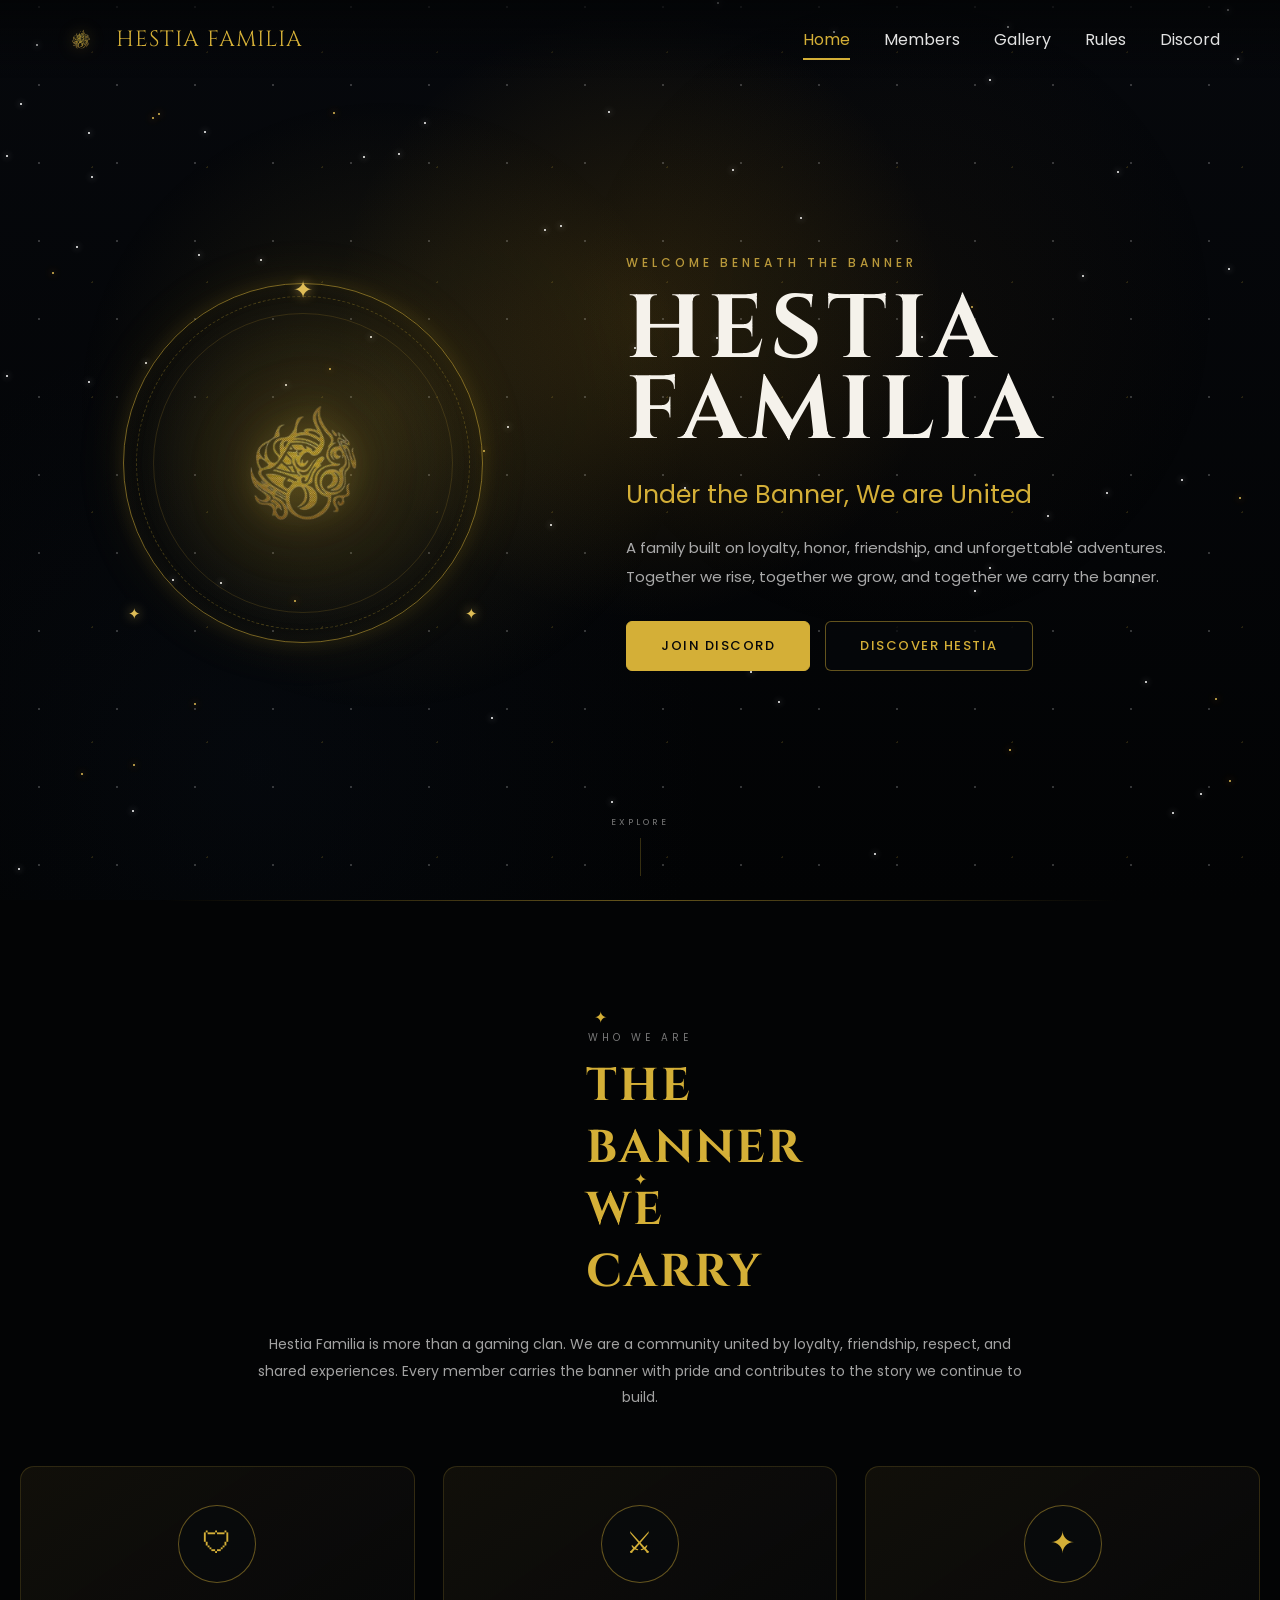
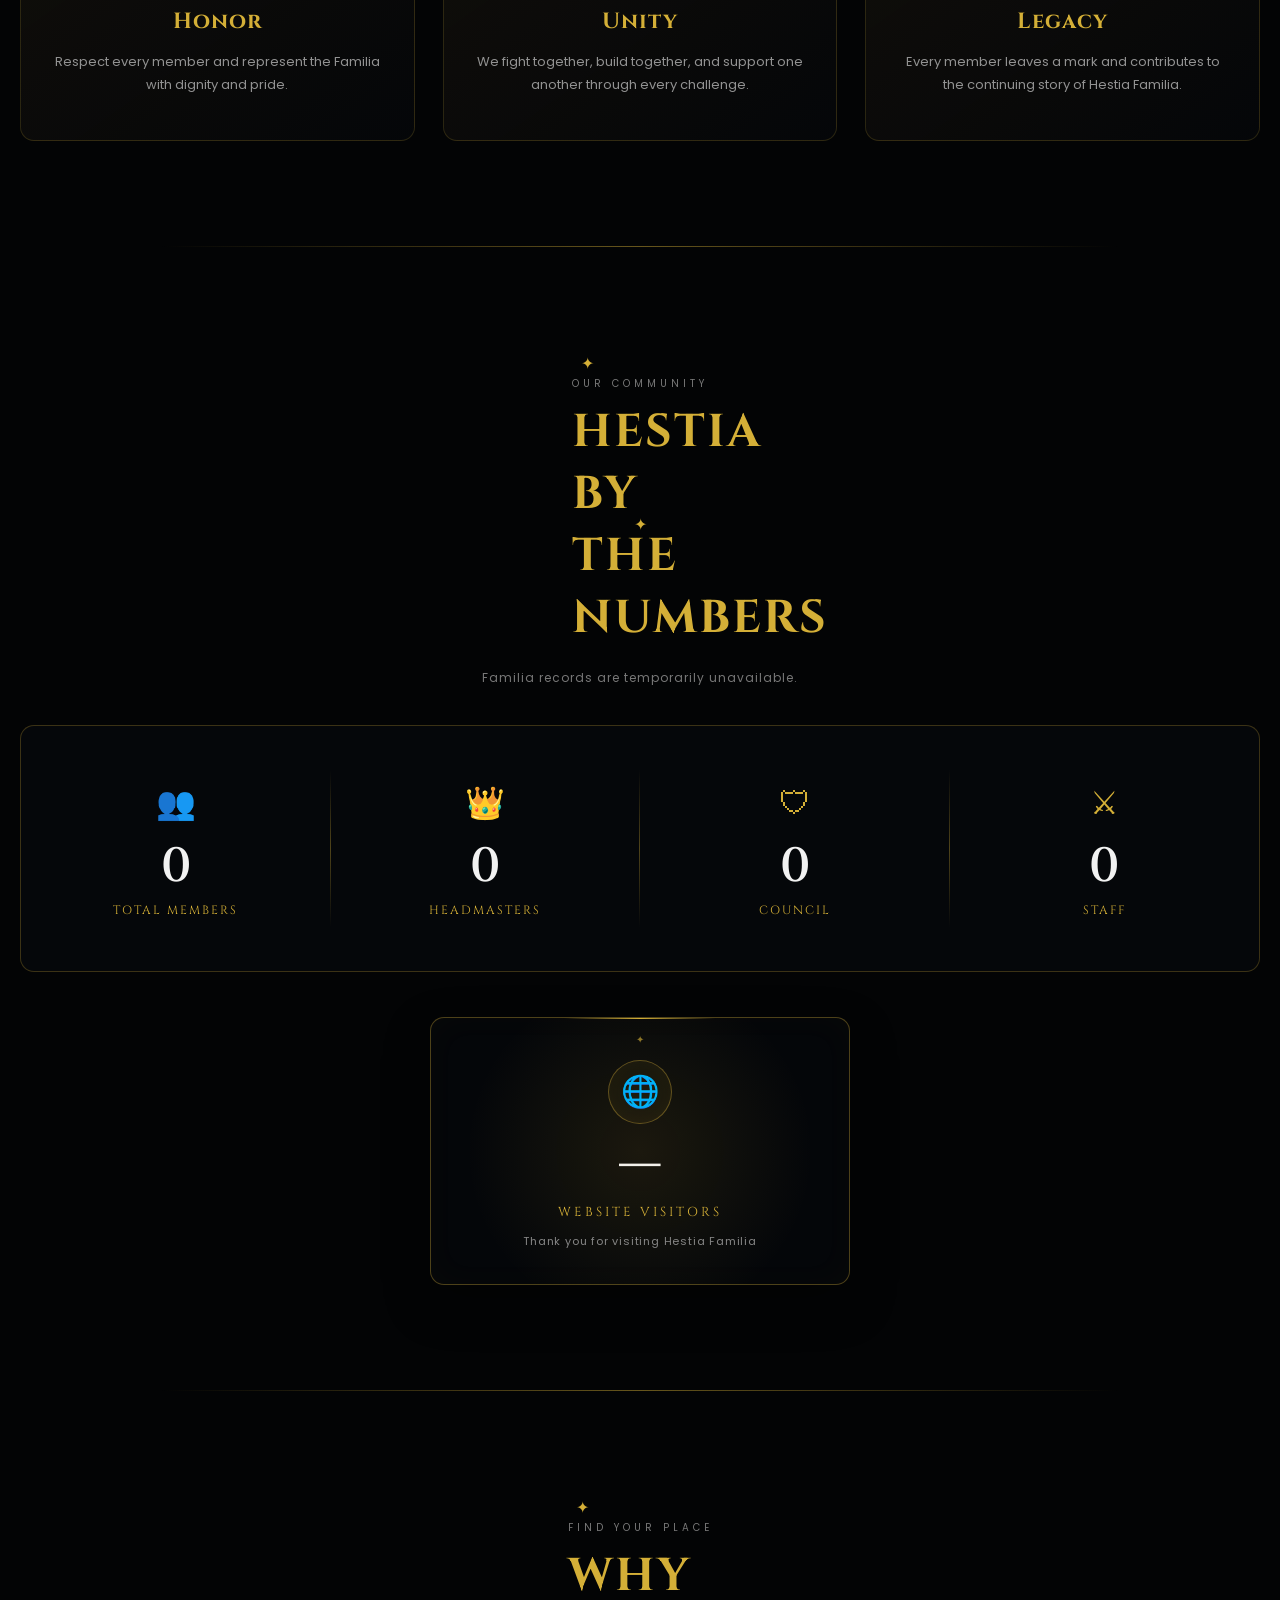
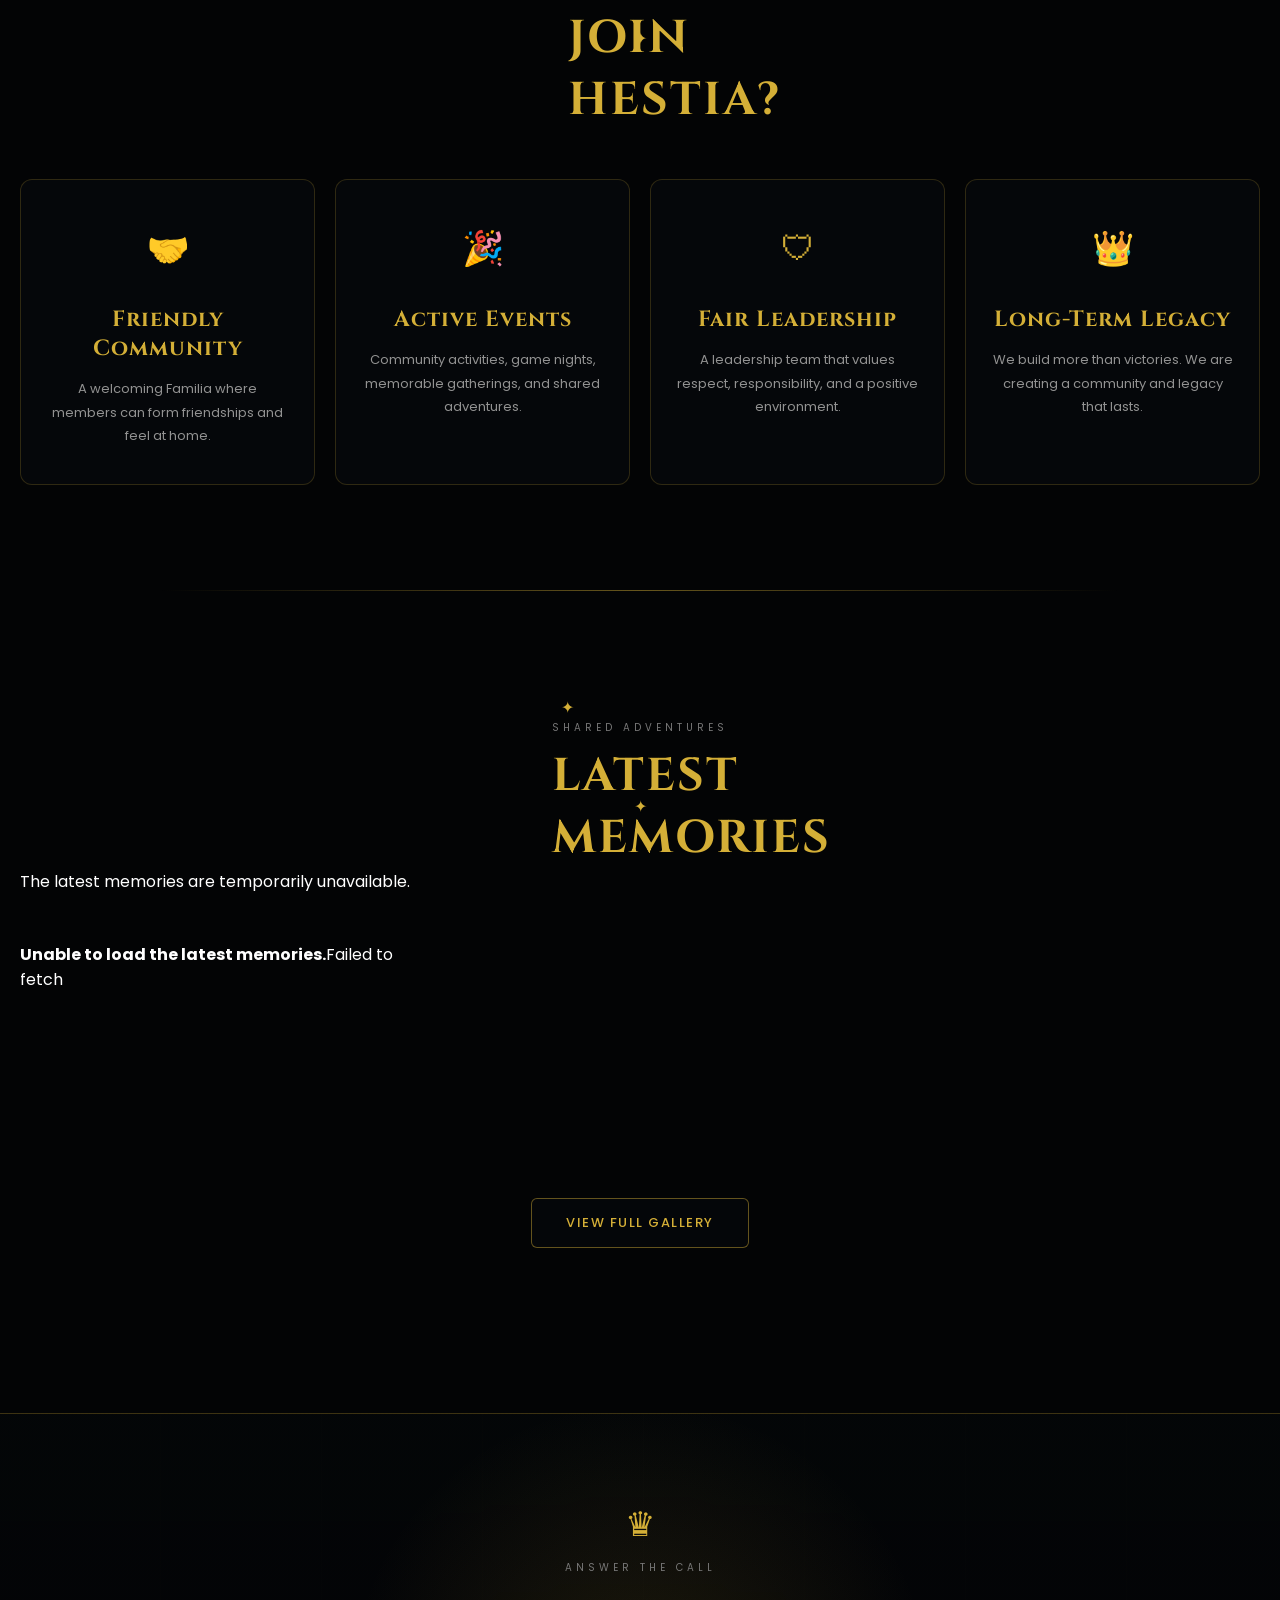
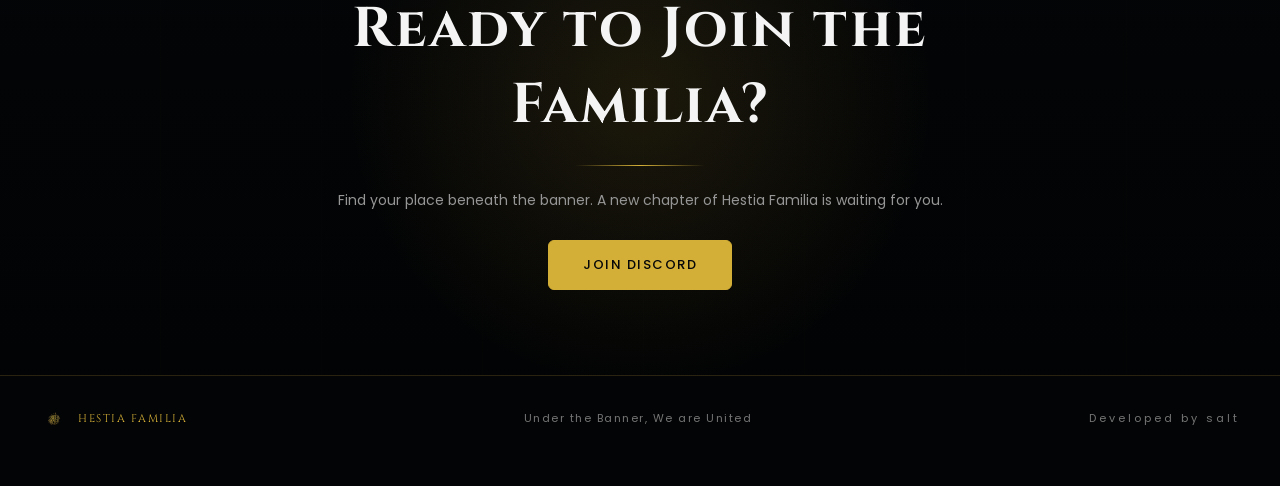
<file: index.html>
<!DOCTYPE html>
<html lang="en">

<head>

    <meta charset="UTF-8">

    <meta
        name="viewport"
        content="width=device-width, initial-scale=1.0"
    >

    <meta
        name="description"
        content="Official website of Hestia Familia — a gaming community built on loyalty, unity, and honor."
    >

    <title>HESTIA FAMILIA</title>

    <!-- Favicon -->

    <link
        rel="icon"
        type="image/png"
        href="webicon.png"
    >

    <!-- Fonts -->

    <link rel="preconnect" href="https://fonts.googleapis.com">

    <link
        rel="preconnect"
        href="https://fonts.gstatic.com"
        crossorigin
    >

    <link
        href="https://fonts.googleapis.com/css2?family=Cinzel:wght@500;600;700&family=Poppins:wght@300;400;500;600&display=swap"
        rel="stylesheet"
    >

    <!-- Styles -->

    <link rel="stylesheet" href="style.css?v=203">
    <link rel="stylesheet" href="home.css?v=203">

</head>

<body class="home-page">

    <!-- Loading screen -->

    <div id="loading-screen">

        <img
            src="HESTIACLANLOGOREAL.png"
            alt="Hestia Familia Logo"
        >

        <h1>HESTIA FAMILIA</h1>

        <p>Under the Banner, We are United</p>

    </div>

    <!-- Animated background -->

    <div class="background-effects">

        <div class="stars"></div>

        <div id="twinkling-stars"></div>

        <div id="embers"></div>

        <div id="shooting-stars"></div>

    </div>

    <!-- Navigation -->

    <header>

        <a
            class="brand"
            href="#home"
            aria-label="Go to homepage"
        >

            <img
                src="HESTIACLANLOGOREAL.png"
                alt="Hestia Familia Logo"
            >

            <span>HESTIA FAMILIA</span>

        </a>

        <nav>

            <a
                class="active"
                href="#home"
            >
                Home
            </a>

            <a href="members.html">
                Members
            </a>

            <a href="gallery.html">
                Gallery
            </a>

            <a href="rules.html">
                Rules
            </a>

            <a
                href="https://discord.gg/Nd5yAmPu9a"
                target="_blank"
                rel="noopener noreferrer"
            >
                Discord
            </a>

        </nav>

    </header>

    <main>

        <!-- =================================================
             HERO
        ================================================== -->

        <section
            class="home-hero"
            id="home"
        >

            <div class="hero-atmosphere"></div>

            <div class="hero-layout">

                <div class="hero-crest-column">

                    <div class="crest">

                        <div class="crest-ring">

                            <span class="crest-star star-one">
                                ✦
                            </span>

                            <span class="crest-star star-two">
                                ✦
                            </span>

                            <span class="crest-star star-three">
                                ✦
                            </span>

                            <img
                                src="HESTIACLANLOGOREAL.png"
                                class="hero-logo"
                                alt="Hestia Familia Crest"
                            >

                        </div>

                    </div>

                </div>

                <div class="hero-copy">

                    <p class="hero-eyebrow">
                        Welcome beneath the banner
                    </p>

                    <h1>
                        HESTIA<br>
                        FAMILIA
                    </h1>

                    <h2>
                        Under the Banner, We are United
                    </h2>

                    <p class="hero-description">
                        A family built on loyalty, honor, friendship,
                        and unforgettable adventures. Together we rise,
                        together we grow, and together we carry the banner.
                    </p>

                    <div class="hero-actions">

                        <a
                            class="primary-button"
                            href="https://discord.gg/Nd5yAmPu9a"
                            target="_blank"
                            rel="noopener noreferrer"
                        >
                            Join Discord
                        </a>

                        <a
                            class="secondary-button"
                            href="#about"
                        >
                            Discover Hestia
                        </a>

                    </div>

                </div>

            </div>

            <a
                class="hero-scroll"
                href="#about"
                aria-label="Scroll to the next section"
            >

                <span>Explore</span>

                <i></i>

            </a>

        </section>

        <!-- =================================================
             ABOUT
        ================================================== -->

        <section
            class="home-section about-section reveal-section"
            id="about"
        >

            <div class="section-heading">

                <span>✦</span>

                <p>Who We Are</p>

                <h2>The Banner We Carry</h2>

                <span>✦</span>

            </div>

            <p class="section-introduction">
                Hestia Familia is more than a gaming clan. We are a
                community united by loyalty, friendship, respect, and
                shared experiences. Every member carries the banner with
                pride and contributes to the story we continue to build.
            </p>

            <div class="value-grid">

                <article class="value-card">

                    <div class="value-icon">
                        🛡
                    </div>

                    <h3>Honor</h3>

                    <p>
                        Respect every member and represent the Familia
                        with dignity and pride.
                    </p>

                </article>

                <article class="value-card">

                    <div class="value-icon">
                        ⚔
                    </div>

                    <h3>Unity</h3>

                    <p>
                        We fight together, build together, and support
                        one another through every challenge.
                    </p>

                </article>

                <article class="value-card">

                    <div class="value-icon">
                        ✦
                    </div>

                    <h3>Legacy</h3>

                    <p>
                        Every member leaves a mark and contributes to
                        the continuing story of Hestia Familia.
                    </p>

                </article>

            </div>

        </section>

        <!-- =================================================
             STATISTICS
        ================================================== -->

        <section
            class="home-section statistics-section reveal-section"
            id="statistics"
        >

            <div class="section-heading">

                <span>✦</span>

                <p>Our Community</p>

                <h2>Hestia by the Numbers</h2>

                <span>✦</span>

            </div>

            <p
                id="home-statistics-status"
                class="statistics-status"
            >
                Gathering Familia records...
            </p>

            <!-- Discord statistics -->

            <div class="statistics-grid">

                <article class="statistic-card">

                    <div class="statistic-icon">
                        👥
                    </div>

                    <strong
                        class="statistic-number"
                        id="stat-members"
                        data-target="0"
                    >
                        0
                    </strong>

                    <span>Total Members</span>

                </article>

                <article class="statistic-card">

                    <div class="statistic-icon">
                        👑
                    </div>

                    <strong
                        class="statistic-number"
                        id="stat-leadership"
                        data-target="0"
                    >
                        0
                    </strong>

                    <span>HeadMasters</span>

                </article>

                <article class="statistic-card">

                    <div class="statistic-icon">
                        🛡
                    </div>

                    <strong
                        class="statistic-number"
                        id="stat-admins"
                        data-target="0"
                    >
                        0
                    </strong>

                    <span>Council</span>

                </article>

                <article class="statistic-card">

                    <div class="statistic-icon">
                        ⚔
                    </div>

                    <strong
                        class="statistic-number"
                        id="stat-staff"
                        data-target="0"
                    >
                        0
                    </strong>

                    <span>Staff</span>

                </article>

            </div>


           <!-- Centered website visitor counter -->

<div class="website-visitor-card">

    <div class="website-visitor-icon">
        🌐
    </div>

    <strong
        id="stat-visitors"
        class="website-visitor-number"
        data-target="0"
    >
        0
    </strong>

    <span class="website-visitor-title">
        Website Visitors
    </span>

    <p class="website-visitor-message">
        Thank you for visiting Hestia Familia
    </p>

</div>

</section>
        <!-- =================================================
             WHY JOIN
        ================================================== -->

        <section
            class="home-section join-benefits-section reveal-section"
            id="why-join"
        >

            <div class="section-heading">

                <span>✦</span>

                <p>Find Your Place</p>

                <h2>Why Join Hestia?</h2>

                <span>✦</span>

            </div>

            <div class="benefit-grid">

                <article class="benefit-card">

                    <div class="benefit-icon">
                        🤝
                    </div>

                    <h3>Friendly Community</h3>

                    <p>
                        A welcoming Familia where members can form
                        friendships and feel at home.
                    </p>

                </article>

                <article class="benefit-card">

                    <div class="benefit-icon">
                        🎉
                    </div>

                    <h3>Active Events</h3>

                    <p>
                        Community activities, game nights, memorable
                        gatherings, and shared adventures.
                    </p>

                </article>

                <article class="benefit-card">

                    <div class="benefit-icon">
                        🛡
                    </div>

                    <h3>Fair Leadership</h3>

                    <p>
                        A leadership team that values respect,
                        responsibility, and a positive environment.
                    </p>

                </article>

                <article class="benefit-card">

                    <div class="benefit-icon">
                        👑
                    </div>

                    <h3>Long-Term Legacy</h3>

                    <p>
                        We build more than victories. We are creating
                        a community and legacy that lasts.
                    </p>

                </article>

            </div>

        </section>

        <!-- =================================================
     LIVE FEATURED GALLERY
================================================== -->

<section
    class="home-section featured-gallery-section reveal-section"
    id="featured-gallery"
>

    <div class="section-heading">

        <span>✦</span>

        <p>Shared Adventures</p>

        <h2>Latest Memories</h2>

        <span>✦</span>

    </div>

    <p
        id="featured-gallery-status"
        class="gallery-preview-status"
    >
        Gathering the latest memories...
    </p>

    <div
        id="featured-gallery-grid"
        class="featured-gallery-grid"
    >
    </div>

    <div class="section-button-wrapper">

        <a
            class="outlined-button"
            href="gallery.html"
        >
            View Full Gallery
        </a>

    </div>

</section>

        <!-- =================================================
             FINAL CTA
        ================================================== -->

        <section class="final-cta reveal-section">

            <div class="final-cta-overlay"></div>

            <div class="final-cta-content">

                <span class="cta-crown">
                    ♛
                </span>

                <p>Answer the call</p>

                <h2>
                    Ready to Join the Familia?
                </h2>

                <div class="cta-divider"></div>

                <p class="cta-description">
                    Find your place beneath the banner. A new chapter
                    of Hestia Familia is waiting for you.
                </p>

                <a
                    class="primary-button"
                    href="https://discord.gg/Nd5yAmPu9a"
                    target="_blank"
                    rel="noopener noreferrer"
                >
                    Join Discord
                </a>

            </div>

        </section>

    </main>

    <!-- Footer -->

    <footer class="home-footer">

        <div class="footer-brand">

            <img
                src="HESTIACLANLOGOREAL.png"
                alt=""
            >

            <span>HESTIA FAMILIA</span>

        </div>

        <p>
            Under the Banner, We are United
        </p>

        <p class="footer-credit">
            Developed by salt
        </p>

    </footer>

    <!-- Back to top -->

    <button
        id="back-to-top"
        class="back-to-top"
        type="button"
        aria-label="Return to the top"
    >
        ↑
    </button>

    <!-- Scripts -->

    <script src="script.js?v=202"></script>
    <script src="home.js?v=230"></script>

</body>

</html>
</file>
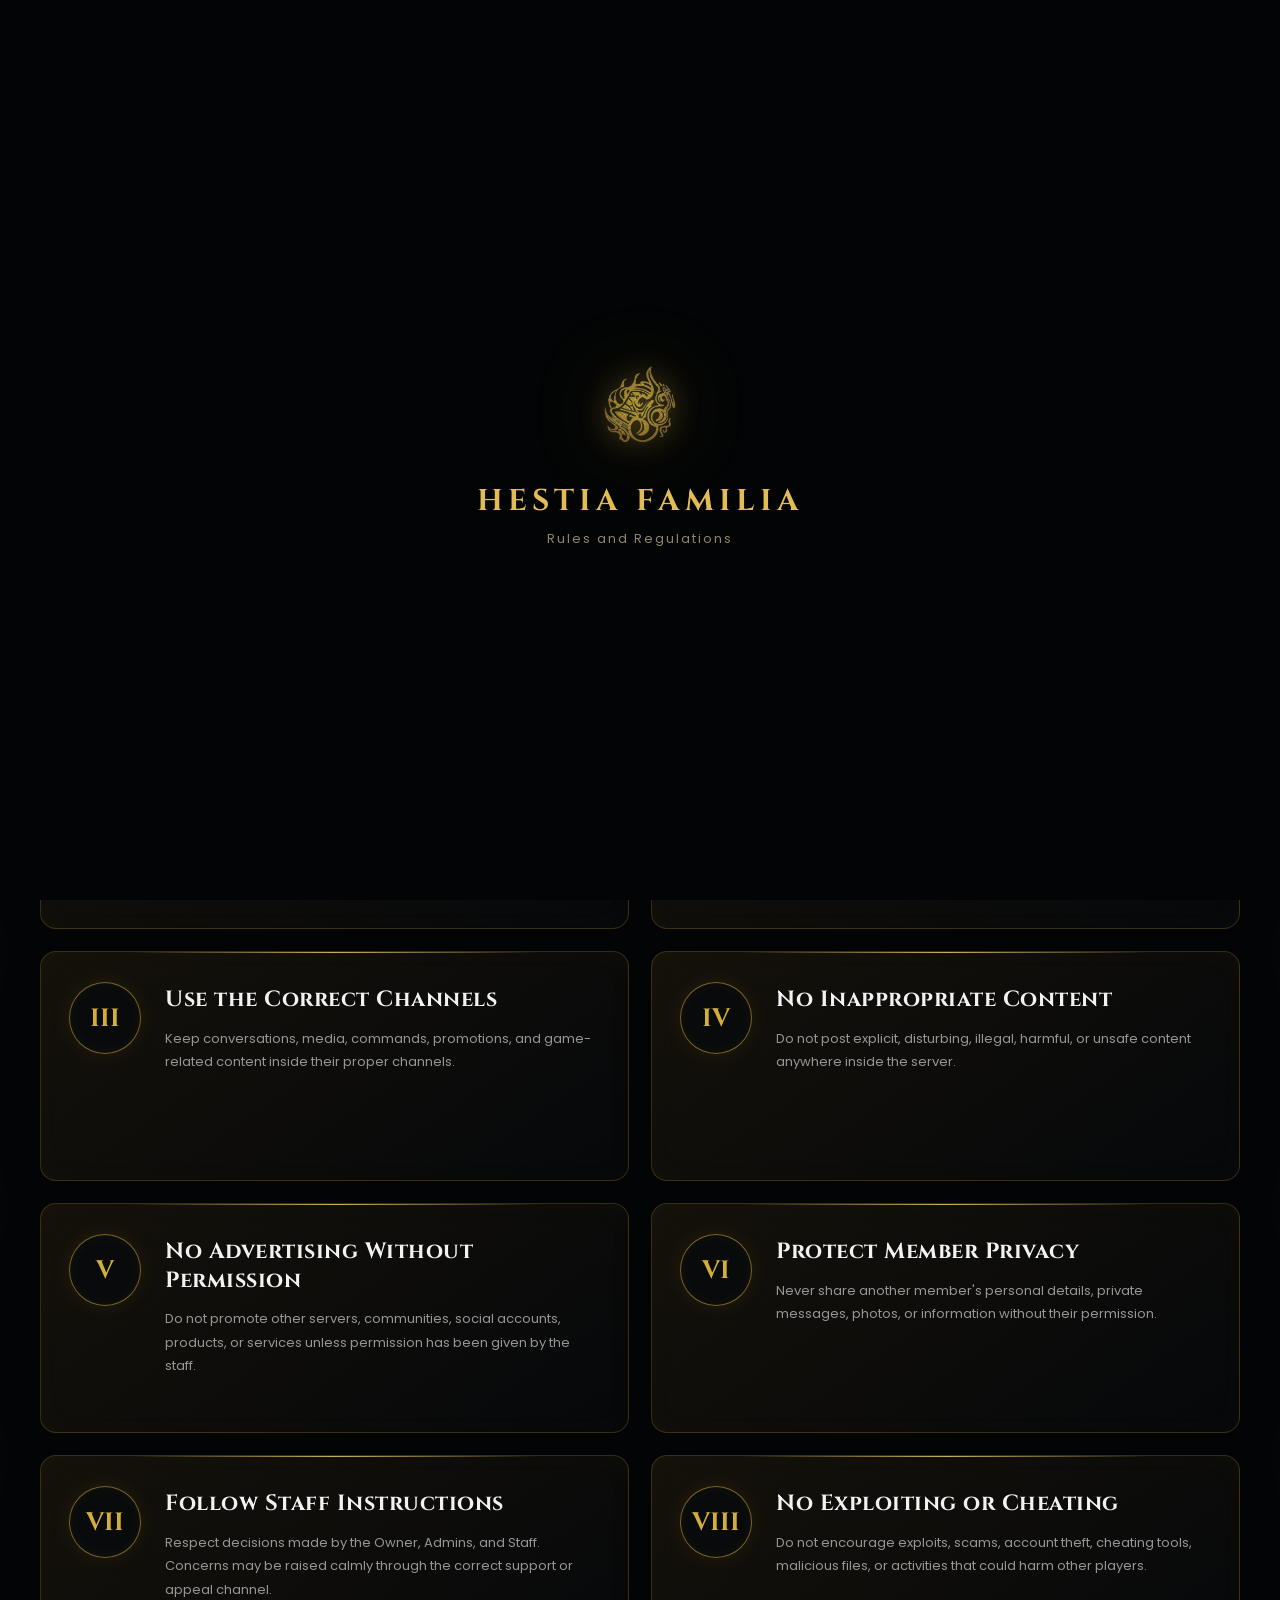
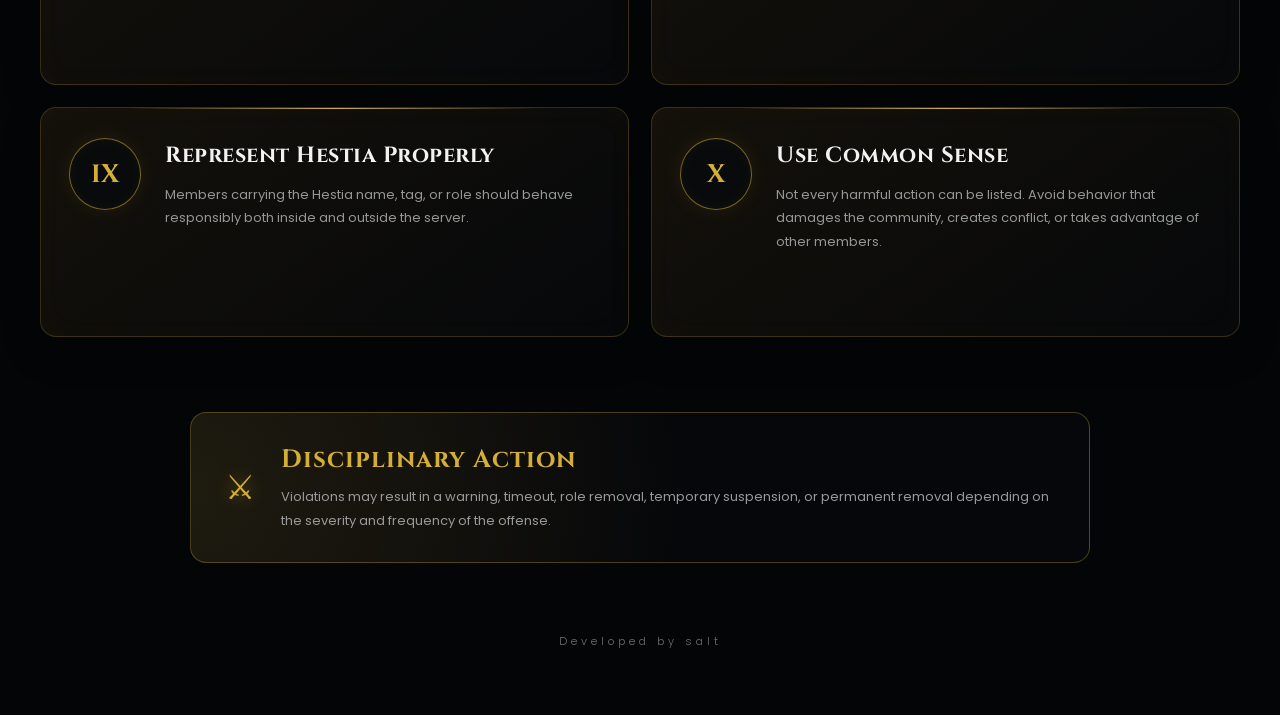
<file: rules.html>
<!DOCTYPE html>
<html lang="en">

<head>

    <meta charset="UTF-8">

    <meta
        name="viewport"
        content="width=device-width, initial-scale=1.0"
    >

    <title>Rules | HESTIA FAMILIA</title>

    <link rel="icon" href="webicon.png" sizes="any">
<link rel="icon" type="image/png" href="webicon.png">

    <link rel="preconnect" href="https://fonts.googleapis.com">

    <link
        rel="preconnect"
        href="https://fonts.gstatic.com"
        crossorigin
    >

    <link
        href="https://fonts.googleapis.com/css2?family=Cinzel:wght@500;700&family=Poppins:wght@300;400;600&display=swap"
        rel="stylesheet"
    >

    <link rel="stylesheet" href="style.css?v=100">
    <link rel="stylesheet" href="rules.css?v=100">

</head>

<body class="rules-page">

    <div id="loading-screen">

        <img
            src="HESTIACLANLOGOREAL.png"
            alt="Hestia Familia Logo"
        >

        <h1>HESTIA FAMILIA</h1>

        <p>Rules and Regulations</p>

    </div>

    <div class="background-effects">

        <div class="stars"></div>

        <div id="twinkling-stars"></div>

        <div id="embers"></div>

        <div id="shooting-stars"></div>

    </div>

    <header>

        <a class="brand" href="index.html">

            <img
                src="HESTIACLANLOGOREAL.png"
                alt="HESTIA Logo"
            >

            <span>HESTIA FAMILIA</span>

        </a>

        <nav>

            <a href="index.html">
                Home
            </a>

            <a href="members.html">
                Members
            </a>

            <a href="gallery.html">
                Gallery
            </a>

            <a
                class="active"
                href="rules.html"
            >
                Rules
            </a>

            <a
                href="https://discord.gg/Nd5yAmPu9a"
                target="_blank"
                rel="noopener noreferrer"
            >
                Discord
            </a>

        </nav>

    </header>

    <main class="rules-main">

        <section class="rules-heading">

            <span class="heading-symbol">
                ✦
            </span>

            <h1>Rules and Regulations</h1>

            <p>
                Every member of Hestia Familia is expected to follow
                these rules to preserve respect, unity, and order
                within our community.
            </p>

        </section>

        <section class="rules-section">

            <div class="rules-title">

                <span>✦</span>

                <h2>Code of the Familia</h2>

                <span>✦</span>

            </div>

            <p class="rules-subtitle">
                Respect the banner. Respect the Familia.
            </p>

            <div class="rules-grid">

                <article class="rule-card">

                    <span class="rule-number">
                        I
                    </span>

                    <div class="rule-content">

                        <h3>Respect Everyone</h3>

                        <p>
                            Treat every member with respect. Harassment,
                            bullying, discrimination, personal attacks,
                            and unnecessary hostility are not allowed.
                        </p>

                    </div>

                </article>

                <article class="rule-card">

                    <span class="rule-number">
                        II
                    </span>

                    <div class="rule-content">

                        <h3>No Spamming</h3>

                        <p>
                            Avoid repeated messages, excessive mentions,
                            unnecessary emojis, disruptive soundboards,
                            and flooding channels with unrelated content.
                        </p>

                    </div>

                </article>

                <article class="rule-card">

                    <span class="rule-number">
                        III
                    </span>

                    <div class="rule-content">

                        <h3>Use the Correct Channels</h3>

                        <p>
                            Keep conversations, media, commands, promotions,
                            and game-related content inside their proper
                            channels.
                        </p>

                    </div>

                </article>

                <article class="rule-card">

                    <span class="rule-number">
                        IV
                    </span>

                    <div class="rule-content">

                        <h3>No Inappropriate Content</h3>

                        <p>
                            Do not post explicit, disturbing, illegal,
                            harmful, or unsafe content anywhere inside
                            the server.
                        </p>

                    </div>

                </article>

                <article class="rule-card">

                    <span class="rule-number">
                        V
                    </span>

                    <div class="rule-content">

                        <h3>No Advertising Without Permission</h3>

                        <p>
                            Do not promote other servers, communities,
                            social accounts, products, or services unless
                            permission has been given by the staff.
                        </p>

                    </div>

                </article>

                <article class="rule-card">

                    <span class="rule-number">
                        VI
                    </span>

                    <div class="rule-content">

                        <h3>Protect Member Privacy</h3>

                        <p>
                            Never share another member's personal details,
                            private messages, photos, or information without
                            their permission.
                        </p>

                    </div>

                </article>

                <article class="rule-card">

                    <span class="rule-number">
                        VII
                    </span>

                    <div class="rule-content">

                        <h3>Follow Staff Instructions</h3>

                        <p>
                            Respect decisions made by the Owner, Admins,
                            and Staff. Concerns may be raised calmly through
                            the correct support or appeal channel.
                        </p>

                    </div>

                </article>

                <article class="rule-card">

                    <span class="rule-number">
                        VIII
                    </span>

                    <div class="rule-content">

                        <h3>No Exploiting or Cheating</h3>

                        <p>
                            Do not encourage exploits, scams, account theft,
                            cheating tools, malicious files, or activities
                            that could harm other players.
                        </p>

                    </div>

                </article>

                <article class="rule-card">

                    <span class="rule-number">
                        IX
                    </span>

                    <div class="rule-content">

                        <h3>Represent Hestia Properly</h3>

                        <p>
                            Members carrying the Hestia name, tag, or role
                            should behave responsibly both inside and outside
                            the server.
                        </p>

                    </div>

                </article>

                <article class="rule-card">

                    <span class="rule-number">
                        X
                    </span>

                    <div class="rule-content">

                        <h3>Use Common Sense</h3>

                        <p>
                            Not every harmful action can be listed. Avoid
                            behavior that damages the community, creates
                            conflict, or takes advantage of other members.
                        </p>

                    </div>

                </article>

            </div>

        </section>

        <section class="rule-warning">

            <span class="warning-symbol">
                ⚔
            </span>

            <div>

                <h2>Disciplinary Action</h2>

                <p>
                    Violations may result in a warning, timeout, role removal,
                    temporary suspension, or permanent removal depending on
                    the severity and frequency of the offense.
                </p>

            </div>

        </section>

        <p class="rules-developer">
            Developed by salt
        </p>

    </main>

    <script src="script.js?v=100"></script>

</body>

</html>
</file>
<file: style.css>
/* =====================================================
   HESTIA FAMILIA — MAIN STYLESHEET
===================================================== */

* {
    margin: 0;
    padding: 0;
    box-sizing: border-box;
}

html,
body {
    width: 100%;
    height: 100%;
}

html {
    overflow: hidden;
}

body {
    position: relative;
    overflow: hidden;

    font-family: "Poppins", sans-serif;
    color: #ffffff;

    background: #030405;
}

/* =====================================================
   BACKGROUND
===================================================== */

.background-effects {
    position: fixed;
    inset: 0;
    z-index: -10;

    overflow: hidden;
    pointer-events: none;

    background:
        radial-gradient(
            circle at 50% 35%,
            rgba(173, 128, 25, 0.2),
            transparent 35%
        ),
        radial-gradient(
            circle at 20% 85%,
            rgba(18, 33, 55, 0.15),
            transparent 35%
        ),
        linear-gradient(
            180deg,
            #06080c 0%,
            #020304 100%
        );
}

.stars {
    position: absolute;
    inset: -500px 0 0;

    background-image:
        radial-gradient(
            circle,
            rgba(255, 255, 255, 0.9) 1px,
            transparent 1px
        ),
        radial-gradient(
            circle,
            rgba(212, 175, 55, 0.75) 1px,
            transparent 1px
        );

    background-position:
        0 0,
        35px 35px;

    background-size:
        78px 78px,
        115px 115px;

    opacity: 0.22;

    animation: moveStars 90s linear infinite;
}

@keyframes moveStars {
    from {
        transform: translateY(0);
    }

    to {
        transform: translateY(500px);
    }
}

/* Twinkling stars created by JavaScript */

.twinkle {
    position: absolute;

    width: 2px;
    height: 2px;

    border-radius: 50%;

    background: #ffffff;

    box-shadow:
        0 0 6px rgba(255, 255, 255, 0.9),
        0 0 12px rgba(255, 255, 255, 0.35);

    animation:
        twinkleStar var(--duration)
        ease-in-out
        infinite;

    animation-delay: var(--delay);
}

.twinkle.gold {
    background: #e2bd55;

    box-shadow:
        0 0 7px rgba(226, 189, 85, 0.95),
        0 0 15px rgba(226, 189, 85, 0.4);
}

@keyframes twinkleStar {
    0%,
    100% {
        opacity: 0.15;
        transform: scale(0.7);
    }

    50% {
        opacity: 1;
        transform: scale(1.7);
    }
}

/* Floating embers */

.ember {
    position: absolute;
    bottom: -20px;

    width: var(--size);
    height: var(--size);

    border-radius: 50%;

    background: #d8a533;

    box-shadow:
        0 0 8px rgba(216, 165, 51, 0.9),
        0 0 18px rgba(216, 165, 51, 0.4);

    opacity: 0;

    animation:
        emberRise var(--duration)
        linear
        infinite;

    animation-delay: var(--delay);
}

@keyframes emberRise {
    0% {
        opacity: 0;
        transform: translate(0, 0) scale(0.5);
    }

    15% {
        opacity: 0.7;
    }

    80% {
        opacity: 0.2;
    }

    100% {
        opacity: 0;
        transform:
            translate(var(--drift), -110vh)
            scale(1.2);
    }
}

/* Shooting stars */

.shooting-star {
    position: absolute;

    width: 140px;
    height: 1px;

    opacity: 0;

    background:
        linear-gradient(
            90deg,
            transparent,
            rgba(255, 238, 183, 0.95)
        );

    transform: rotate(-35deg);

    animation:
        shootingStar var(--duration)
        ease-in-out
        infinite;

    animation-delay: var(--delay);
}

@keyframes shootingStar {
    0%,
    80% {
        opacity: 0;
        transform:
            translate(0, 0)
            rotate(-35deg);
    }

    84% {
        opacity: 1;
    }

    100% {
        opacity: 0;
        transform:
            translate(-650px, 650px)
            rotate(-35deg);
    }
}

/* =====================================================
   LOADING SCREEN
===================================================== */

#loading-screen {
    position: fixed;
    inset: 0;
    z-index: 9999;

    display: flex;
    flex-direction: column;
    justify-content: center;
    align-items: center;

    background: #030405;

    transition:
        opacity 0.8s ease,
        visibility 0.8s ease;
}

#loading-screen.hidden {
    opacity: 0;
    visibility: hidden;
    pointer-events: none;
}

#loading-screen img {
    width: 170px;

    filter:
        drop-shadow(
            0 0 15px
            rgba(212, 175, 55, 0.45)
        )
        drop-shadow(
            0 0 40px
            rgba(212, 175, 55, 0.2)
        );

    animation:
        loadingPulse 2s
        ease-in-out
        infinite;
}

#loading-screen h1 {
    margin-top: 24px;

    font-family: "Cinzel", serif;
    font-size: 30px;
    letter-spacing: 5px;

    color: #e2bd55;
}

#loading-screen p {
    margin-top: 8px;

    color: #8f856d;
    font-size: 13px;
    letter-spacing: 2px;
}

@keyframes loadingPulse {
    0%,
    100% {
        opacity: 0.75;
        transform: scale(1);
    }

    50% {
        opacity: 1;
        transform: scale(1.06);
    }
}

/* =====================================================
   HEADER / NAVIGATION
===================================================== */

header {
    position: fixed;
    top: 0;
    left: 0;
    z-index: 100;

    width: 100%;
    height: 78px;

    display: flex;
    justify-content: space-between;
    align-items: center;

    padding: 14px 60px;

    background:
        linear-gradient(
            180deg,
            rgba(3, 4, 5, 0.78),
            transparent
        );
}

.brand {
    display: flex;
    align-items: center;
    gap: 14px;

    font-family: "Cinzel", serif;
    font-size: 22px;
    letter-spacing: 1px;

    color: #d4af37;
}

.brand img {
    width: 42px;
    height: 42px;
    object-fit: contain;

    filter:
        drop-shadow(
            0 0 8px
            rgba(212, 175, 55, 0.3)
        );
}

nav {
    display: flex;
    align-items: center;
    gap: 34px;
}

nav a {
    position: relative;

    color: #e2e2e2;
    font-size: 16px;
    text-decoration: none;

    cursor: pointer;

    transition:
        color 0.25s ease;
}

nav a::after {
    content: "";

    position: absolute;
    left: 0;
    bottom: -8px;

    width: 0;
    height: 2px;

    background: #d4af37;

    transition:
        width 0.25s ease;
}

nav a:hover,
nav a.active {
    color: #d4af37;
}

nav a:hover::after,
nav a.active::after {
    width: 100%;
}

/* =====================================================
   HERO
===================================================== */

.hero {
    width: 100%;
    height: 100vh;
    height: 100dvh;

    display: flex;
    flex-direction: column;
    justify-content: center;
    align-items: center;

    text-align: center;

    padding:
        82px
        20px
        82px;

    overflow: hidden;
}

/* =====================================================
   CREST
===================================================== */

.crest {
    position: relative;

    width: 300px;
    height: 300px;

    display: flex;
    justify-content: center;
    align-items: center;

    flex-shrink: 0;

    animation:
        crestFloat 6s
        ease-in-out
        infinite;
}

.crest::before {
    content: "";

    position: absolute;
    inset: 15px;

    border-radius: 50%;

    background:
        radial-gradient(
            circle,
            rgba(212, 175, 55, 0.18),
            rgba(212, 175, 55, 0.04) 55%,
            transparent 72%
        );

    filter: blur(5px);
}

.crest-ring {
    position: relative;

    width: 280px;
    height: 280px;

    display: flex;
    justify-content: center;
    align-items: center;

    border-radius: 50%;

    border:
        1px solid
        rgba(212, 175, 55, 0.55);

    box-shadow:
        inset 0 0 22px
        rgba(212, 175, 55, 0.08),
        0 0 20px
        rgba(212, 175, 55, 0.12),
        0 0 55px
        rgba(212, 175, 55, 0.08);
}

.crest-ring::before,
.crest-ring::after {
    content: "";

    position: absolute;

    border-radius: 50%;
}

.crest-ring::before {
    inset: 12px;

    border:
        1px dashed
        rgba(212, 175, 55, 0.28);

    animation:
        rotateRing 45s
        linear
        infinite;
}

.crest-ring::after {
    inset: 29px;

    border:
        1px solid
        rgba(212, 175, 55, 0.16);
}

.hero-logo {
    position: relative;
    z-index: 2;

    width: 205px;
    height: auto;

    filter:
        drop-shadow(
            0 0 15px
            rgba(212, 175, 55, 0.3)
        )
        drop-shadow(
            0 0 38px
            rgba(212, 175, 55, 0.14)
        );
}

.crest-star {
    position: absolute;
    z-index: 4;

    color: #dfbd57;

    text-shadow:
        0 0 12px
        rgba(223, 189, 87, 0.8);

    animation:
        crestStarGlow 2.5s
        ease-in-out
        infinite;
}

.star-one {
    top: -12px;
    left: 50%;

    font-size: 24px;

    transform: translateX(-50%);
}

.star-two {
    bottom: 17px;
    left: 4px;

    font-size: 15px;
}

.star-three {
    right: 4px;
    bottom: 17px;

    font-size: 15px;
}

@keyframes crestFloat {
    0%,
    100% {
        transform: translateY(0);
    }

    50% {
        transform: translateY(-10px);
    }
}

@keyframes rotateRing {
    from {
        transform: rotate(0deg);
    }

    to {
        transform: rotate(360deg);
    }
}

@keyframes crestStarGlow {
    0%,
    100% {
        opacity: 0.45;
    }

    50% {
        opacity: 1;
    }
}

/* =====================================================
   HERO TEXT
===================================================== */

.hero h1 {
    margin-top: 16px;

    font-family: "Cinzel", serif;
    font-size: clamp(38px, 4vw, 58px);
    line-height: 1.05;
    letter-spacing: 3px;
}

.hero h2 {
    margin-top: 10px;

    color: #d4af37;

    font-size: clamp(18px, 2vw, 25px);
    font-weight: 400;
}

.hero p {
    max-width: 700px;

    margin: 18px auto 0;

    color: #bdbdbd;

    font-size: clamp(14px, 1.2vw, 17px);
    line-height: 1.65;
}

/* =====================================================
   BUTTON
===================================================== */

.button {
    display: inline-flex;
    justify-content: center;
    align-items: center;

    margin-top: 22px;
    padding: 12px 40px;

    border:
        2px solid
        #d4af37;

    border-radius: 999px;

    color: #d4af37;

    font-size: 16px;
    text-decoration: none;

    background:
        rgba(5, 6, 8, 0.65);

    transition:
        color 0.3s ease,
        background 0.3s ease,
        box-shadow 0.3s ease,
        transform 0.3s ease;
}

.button:hover {
    color: #050608;
    background: #d4af37;

    box-shadow:
        0 0 18px
        rgba(212, 175, 55, 0.4);

    transform: translateY(-2px);
}

/* =====================================================
   FOOTER
===================================================== */

footer {
    position: fixed;
    left: 0;
    bottom: 12px;
    z-index: 100;

    width: 100%;

    color: #777777;

    font-size: 12px;
    letter-spacing: 2px;
    text-align: center;

    pointer-events: none;
}

/* =====================================================
   SHORT LAPTOP SCREENS
===================================================== */

@media (max-height: 800px) {
    header {
        height: 66px;
        padding: 10px 45px;
    }

    .brand img {
        width: 36px;
        height: 36px;
    }

    .brand {
        font-size: 19px;
    }

    .hero {
        padding:
            68px
            20px
            62px;
    }

    .crest {
        width: 245px;
        height: 245px;
    }

    .crest-ring {
        width: 228px;
        height: 228px;
    }

    .hero-logo {
        width: 165px;
    }

    .hero h1 {
        margin-top: 8px;
        font-size: 40px;
    }

    .hero h2 {
        margin-top: 5px;
        font-size: 19px;
    }

    .hero p {
        margin-top: 10px;
        font-size: 14px;
        line-height: 1.45;
    }

    .button {
        margin-top: 14px;
        padding: 9px 32px;
        font-size: 14px;
    }

    footer {
        bottom: 7px;
        font-size: 10px;
    }
}

/* =====================================================
   MOBILE
===================================================== */

@media (max-width: 760px) {
    header {
        height: auto;

        flex-direction: column;

        padding: 10px 14px;
        gap: 8px;
    }

    .brand {
        font-size: 16px;
    }

    .brand img {
        width: 32px;
        height: 32px;
    }

    nav {
        gap: 14px;
    }

    nav a {
        font-size: 12px;
    }

    .hero {
        padding:
            110px
            18px
            55px;
    }

    .crest {
        width: 235px;
        height: 235px;
    }

    .crest-ring {
        width: 220px;
        height: 220px;
    }

    .hero-logo {
        width: 160px;
    }

    .hero h1 {
        margin-top: 10px;

        font-size: 34px;
        letter-spacing: 2px;
    }

    .hero h2 {
        font-size: 17px;
    }

    .hero p {
        max-width: 92%;

        margin-top: 12px;

        font-size: 13px;
        line-height: 1.5;
    }

    .button {
        margin-top: 16px;
        padding: 10px 28px;

        font-size: 14px;
    }

    footer {
        bottom: 7px;
        font-size: 9px;
    }
}

/* Very small phones */

@media (max-width: 430px) {
    nav {
        gap: 9px;
    }

    nav a {
        font-size: 10px;
    }

    .crest {
        width: 205px;
        height: 205px;
    }

    .crest-ring {
        width: 192px;
        height: 192px;
    }

    .hero-logo {
        width: 140px;
    }

    .hero h1 {
        font-size: 28px;
    }

    .hero h2 {
        font-size: 15px;
    }
}

/* =====================================================
   REDUCED MOTION
===================================================== */

@media (prefers-reduced-motion: reduce) {
    *,
    *::before,
    *::after {
        animation-duration: 0.01ms !important;
        animation-iteration-count: 1 !important;
        scroll-behavior: auto !important;
    }
}

/* =====================================================
   DEVELOPER CREDIT — BOTTOM CENTER
===================================================== */

.hero {
    position: relative;
}

.hero .developer {
    position: fixed;
    left: 50%;
    bottom: 22px;
    z-index: 100;

    width: max-content;
    max-width: calc(100% - 30px);

    margin: 0;

    transform: translateX(-50%);

    color: rgba(145, 145, 145, 0.75);

    font-family: "Poppins", sans-serif;
    font-size: 13px;
    font-weight: 300;
    line-height: 1;

    letter-spacing: 4px;
    text-align: center;
    white-space: nowrap;

    pointer-events: none;
    user-select: none;
}

/* Short laptop screens */

@media (max-height: 800px) {
    .hero .developer {
        bottom: 14px;
        font-size: 11px;
        letter-spacing: 3px;
    }
}

/* Mobile */

@media (max-width: 760px) {
    .hero .developer {
        bottom: 12px;
        font-size: 10px;
        letter-spacing: 3px;
    }
}
</file>
<file: home.css>
/* =====================================================
   HESTIA FAMILIA — HOMEPAGE
===================================================== */

html:has(body.home-page),
body.home-page {
    width: 100%;
    min-height: 100%;
    height: auto !important;

    overflow-x: hidden !important;
    overflow-y: auto !important;

    scroll-behavior: smooth;
}

body.home-page {
    background: #030405;
}

/* Remove top-left brand underline */

.home-page .brand,
.home-page .brand:link,
.home-page .brand:visited,
.home-page .brand:hover,
.home-page .brand:active {
    color: #d4af37;
    text-decoration: none !important;
    border: none !important;
}

.home-page .brand::after,
.home-page .brand span::after {
    display: none !important;
    content: none !important;
}

/* Shared section */

.home-section {
    position: relative;
    z-index: 2;

    width: min(1240px, calc(100% - 40px));

    margin: 0 auto;

    padding: 105px 0;
}

.home-section::before {
    content: "";

    position: absolute;
    top: 0;
    left: 50%;

    width: min(960px, 88%);
    height: 1px;

    transform: translateX(-50%);

    background:
        linear-gradient(
            90deg,
            transparent,
            rgba(212, 175, 55, 0.48),
            transparent
        );
}

/* =====================================================
   HERO
===================================================== */

.home-hero {
    position: relative;
    z-index: 2;

    min-height: 100vh;
    min-height: 100dvh;

    display: flex;
    justify-content: center;
    align-items: center;

    padding:
        110px
        60px
        85px;

    overflow: hidden;
}

.hero-atmosphere {
    position: absolute;
    inset: 0;
    z-index: -1;

    background:
        radial-gradient(
            circle at 30% 45%,
            rgba(212, 175, 55, 0.12),
            transparent 30%
        ),
        radial-gradient(
            circle at 70% 35%,
            rgba(122, 85, 20, 0.08),
            transparent 30%
        );
}

.hero-layout {
    width: min(1200px, 100%);

    display: grid;

    grid-template-columns:
        minmax(320px, 0.9fr)
        minmax(420px, 1.1fr);

    align-items: center;

    gap: 80px;
}

.hero-crest-column {
    display: flex;
    justify-content: center;
}

.home-hero .crest {
    width: 390px;
    height: 390px;
}

.home-hero .crest-ring {
    width: 360px;
    height: 360px;
}

.home-hero .hero-logo {
    width: 255px;
}

.hero-copy {
    max-width: 650px;
}

.hero-eyebrow {
    margin: 0 0 18px;

    color: #b8983a;

    font-size: 12px;
    font-weight: 500;

    letter-spacing: 4px;
    text-transform: uppercase;
}

.hero-copy h1 {
    margin: 0;

    color: #f5f2eb;

    font-family: "Cinzel", serif;
    font-size: clamp(58px, 7vw, 95px);
    font-weight: 700;
    line-height: 0.9;
    letter-spacing: 5px;
}

.hero-copy h2 {
    margin: 25px 0 0;

    color: #d4af37;

    font-size: clamp(18px, 2vw, 25px);
    font-weight: 400;
}

.hero-description {
    max-width: 620px;

    margin: 20px 0 0;

    color: #aaa;

    font-size: 15px;
    line-height: 1.9;
}

.hero-actions {
    display: flex;
    flex-wrap: wrap;

    gap: 15px;

    margin-top: 30px;
}

.primary-button,
.secondary-button,
.outlined-button {
    min-height: 50px;

    display: inline-flex;
    justify-content: center;
    align-items: center;

    padding: 12px 34px;

    border-radius: 6px;

    font-size: 13px;
    font-weight: 500;
    letter-spacing: 1.5px;
    text-decoration: none;
    text-transform: uppercase;

    transition:
        transform 0.25s ease,
        color 0.25s ease,
        background 0.25s ease,
        border-color 0.25s ease,
        box-shadow 0.25s ease;
}

.primary-button {
    border: 1px solid #d4af37;

    color: #060709;

    background: #d4af37;
}

.primary-button:hover {
    transform: translateY(-3px);

    background: #e5c14d;

    box-shadow:
        0 12px 35px
        rgba(212, 175, 55, 0.16);
}

.secondary-button,
.outlined-button {
    border:
        1px solid
        rgba(212, 175, 55, 0.46);

    color: #d4af37;

    background:
        rgba(6, 8, 11, 0.74);
}

.secondary-button:hover,
.outlined-button:hover {
    transform: translateY(-3px);

    border-color: #d4af37;

    color: #050608;

    background: #d4af37;
}

.hero-scroll {
    position: absolute;
    left: 50%;
    bottom: 24px;

    display: flex;
    flex-direction: column;
    align-items: center;

    gap: 9px;

    transform: translateX(-50%);

    color: #777;

    font-size: 9px;
    letter-spacing: 3px;
    text-decoration: none;
    text-transform: uppercase;
}

.hero-scroll i {
    position: relative;

    width: 1px;
    height: 38px;

    overflow: hidden;

    background:
        rgba(212, 175, 55, 0.25);
}

.hero-scroll i::after {
    content: "";

    position: absolute;
    top: -100%;
    left: 0;

    width: 100%;
    height: 60%;

    background: #d4af37;

    animation:
        scrollLine
        2s
        ease-in-out
        infinite;
}

@keyframes scrollLine {
    to {
        top: 140%;
    }
}

/* =====================================================
   HEADINGS
===================================================== */

.section-heading {
    display: grid;

    grid-template-columns:
        30px
        auto
        30px;

    justify-content: center;
    align-items: center;

    column-gap: 18px;

    text-align: center;
}

.section-heading > span {
    color: #d4af37;
}

.section-heading p {
    grid-column: 1 / -1;

    margin: 0 0 9px;

    color: #777;

    font-size: 10px;
    letter-spacing: 4px;
    text-transform: uppercase;
}

.section-heading h2 {
    margin: 0;

    color: #d4af37;

    font-family: "Cinzel", serif;
    font-size: clamp(30px, 4vw, 46px);
    letter-spacing: 2px;
    text-transform: uppercase;
}

.section-introduction {
    max-width: 780px;

    margin:
        28px
        auto
        55px;

    color: #a2a2a2;

    font-size: 14px;
    line-height: 1.9;
    text-align: center;
}

/* =====================================================
   VALUES
===================================================== */

.value-grid {
    display: grid;

    grid-template-columns:
        repeat(3, minmax(0, 1fr));

    gap: 28px;
}

.value-card {
    position: relative;

    min-height: 275px;

    padding: 38px 30px;

    border:
        1px solid
        rgba(212, 175, 55, 0.18);

    border-radius: 14px;

    text-align: center;

    background:
        linear-gradient(
            145deg,
            rgba(24, 20, 12, 0.7),
            rgba(5, 7, 10, 0.88)
        );

    transition:
        transform 0.3s ease,
        border-color 0.3s ease,
        box-shadow 0.3s ease;
}

.value-card:hover {
    transform: translateY(-8px);

    border-color:
        rgba(212, 175, 55, 0.58);

    box-shadow:
        0 18px 45px
        rgba(0, 0, 0, 0.36);
}

.value-icon,
.benefit-icon,
.statistic-icon {
    display: flex;
    justify-content: center;
    align-items: center;

    margin: 0 auto;

    color: #d4af37;
}

.value-icon {
    width: 78px;
    height: 78px;

    border:
        1px solid
        rgba(212, 175, 55, 0.45);

    border-radius: 50%;

    font-size: 30px;

    background:
        rgba(8, 10, 13, 0.82);
}

.value-card h3,
.benefit-card h3 {
    margin: 24px 0 0;

    color: #d4af37;

    font-family: "Cinzel", serif;
    font-size: 22px;
    letter-spacing: 1px;
}

.value-card p,
.benefit-card p {
    margin: 14px 0 0;

    color: #929292;

    font-size: 13px;
    line-height: 1.8;
}

/* =====================================================
   STATISTICS
===================================================== */

.statistics-status {
    margin:
        20px
        0
        38px;

    color: #777;

    font-size: 12px;
    letter-spacing: 1px;
    text-align: center;
}

.statistics-grid {
    display: grid;

    grid-template-columns:
        repeat(4, minmax(0, 1fr));

    overflow: hidden;

    border:
        1px solid
        rgba(212, 175, 55, 0.26);

    border-radius: 14px;

    background:
        rgba(7, 9, 12, 0.78);
}

.statistic-card {
    position: relative;

    min-height: 245px;

    display: flex;
    flex-direction: column;
    justify-content: center;
    align-items: center;

    padding: 30px 20px;

    text-align: center;
}

.statistic-card:not(:last-child)::after {
    content: "";

    position: absolute;
    top: 18%;
    right: 0;

    width: 1px;
    height: 64%;

    background:
        linear-gradient(
            transparent,
            rgba(212, 175, 55, 0.36),
            transparent
        );
}

.statistic-icon {
    font-size: 32px;
}

.statistic-number {
    margin-top: 16px;

    color: #f2f2f2;

    font-family: "Cinzel", serif;
    font-size: 48px;
    font-weight: 600;
    line-height: 1;
}

.statistic-card span {
    margin-top: 11px;

    color: #d4af37;

    font-family: "Cinzel", serif;
    font-size: 12px;
    letter-spacing: 2px;
    text-transform: uppercase;
}


/* =====================================================
   WEBSITE VISITOR COUNTER
===================================================== */

.website-visitor-card {
    position: relative;

    width: min(420px, calc(100% - 30px));

    display: flex;
    flex-direction: column;
    justify-content: center;
    align-items: center;

    margin: 45px auto 0;
    padding: 34px 25px;

    overflow: hidden;

    border:
        1px solid
        rgba(212, 175, 55, 0.35);

    border-radius: 14px;

    text-align: center;

    background:
        radial-gradient(
            circle at center,
            rgba(212, 175, 55, 0.11),
            transparent 70%
        ),
        rgba(5, 7, 10, 0.9);

    box-shadow:
        0 18px 45px
        rgba(0, 0, 0, 0.35),
        inset 0 0 35px
        rgba(212, 175, 55, 0.025);

    transition:
        transform 0.3s ease,
        border-color 0.3s ease,
        box-shadow 0.3s ease;
}

.website-visitor-card:hover {
    transform: translateY(-6px);

    border-color:
        rgba(212, 175, 55, 0.62);

    box-shadow:
        0 24px 55px
        rgba(0, 0, 0, 0.42),
        inset 0 0 40px
        rgba(212, 175, 55, 0.04);
}

.website-visitor-card::before {
    content: "";

    position: absolute;
    top: 0;
    left: 50%;

    width: 150px;
    height: 1px;

    transform: translateX(-50%);

    background:
        linear-gradient(
            90deg,
            transparent,
            #d4af37,
            transparent
        );
}

.website-visitor-card::after {
    content: "✦";

    position: absolute;
    top: 14px;
    left: 50%;

    transform: translateX(-50%);

    color: rgba(212, 175, 55, 0.65);

    font-size: 10px;
}

.website-visitor-icon {
    width: 64px;
    height: 64px;

    display: flex;
    justify-content: center;
    align-items: center;

    margin: 8px auto 14px;

    border:
        1px solid
        rgba(212, 175, 55, 0.38);

    border-radius: 50%;

    font-size: 31px;

    background:
        rgba(212, 175, 55, 0.05);

    box-shadow:
        inset 0 0 18px
        rgba(212, 175, 55, 0.04);
}

.website-visitor-number {
    display: block;

    margin: 0;

    color: #f3f1eb;

    font-family: "Cinzel", serif;
    font-size: 52px;
    font-weight: 600;
    line-height: 1;

    text-align: center;
}

.website-visitor-title {
    display: block;

    margin-top: 13px;

    color: #d4af37;

    font-family: "Cinzel", serif;
    font-size: 13px;
    letter-spacing: 3px;
    text-align: center;
    text-transform: uppercase;
}

.website-visitor-message {
    margin: 12px 0 0;

    color: #858585;

    font-size: 11px;
    letter-spacing: 0.8px;
    line-height: 1.6;
    text-align: center;
}

/* =====================================================
   BENEFITS
===================================================== */

.benefit-grid {
    display: grid;

    grid-template-columns:
        repeat(4, minmax(0, 1fr));

    gap: 20px;

    margin-top: 48px;
}

.benefit-card {
    min-height: 290px;

    padding: 36px 25px;

    border:
        1px solid
        rgba(212, 175, 55, 0.2);

    border-radius: 12px;

    text-align: center;

    background:
        rgba(7, 9, 12, 0.78);

    transition:
        transform 0.3s ease,
        border-color 0.3s ease;
}

.benefit-card:hover {
    transform: translateY(-7px);

    border-color:
        rgba(212, 175, 55, 0.6);
}

.benefit-icon {
    min-height: 65px;

    font-size: 34px;
}

/* =====================================================
   FEATURED GALLERY
===================================================== */

.featured-gallery-grid {
    display: grid;

    grid-template-columns:
        repeat(3, minmax(0, 1fr));

    grid-auto-rows: 220px;

    gap: 16px;

    margin-top: 48px;
}

.featured-image {
    position: relative;

    overflow: hidden;

    border:
        1px solid
        rgba(212, 175, 55, 0.24);

    border-radius: 10px;

    text-decoration: none;
}

.featured-image-large {
    grid-row: span 2;
}

.featured-image-wide {
    grid-column: span 2;
}

.featured-image::after {
    content: "";

    position: absolute;
    inset: 0;

    background:
        linear-gradient(
            transparent 45%,
            rgba(0, 0, 0, 0.9)
        );
}

.featured-image img {
    width: 100%;
    height: 100%;

    display: block;

    object-fit: cover;

    transition:
        transform 0.6s ease,
        filter 0.4s ease;
}

.featured-image:hover img {
    transform: scale(1.07);

    filter: brightness(1.1);
}

.featured-image span {
    position: absolute;
    left: 20px;
    bottom: 17px;
    z-index: 2;

    color: #f3f3f3;

    font-family: "Cinzel", serif;
    font-size: 17px;
    letter-spacing: 1px;
}

.section-button-wrapper {
    margin-top: 36px;

    text-align: center;
}

/* =====================================================
   FINAL CTA
===================================================== */

.final-cta {
    position: relative;
    z-index: 2;

    min-height: 470px;

    display: flex;
    justify-content: center;
    align-items: center;

    margin-top: 60px;

    padding:
        85px
        25px;

    overflow: hidden;

    border-top:
        1px solid
        rgba(212, 175, 55, 0.28);

    border-bottom:
        1px solid
        rgba(212, 175, 55, 0.18);

    background:
        radial-gradient(
            circle at center,
            rgba(212, 175, 55, 0.12),
            transparent 42%
        ),
        linear-gradient(
            180deg,
            rgba(5, 7, 9, 0.7),
            rgba(2, 3, 4, 0.98)
        );
}

.final-cta-overlay {
    position: absolute;
    inset: 0;

    opacity: 0.22;

    background:
        repeating-linear-gradient(
            90deg,
            transparent 0,
            transparent 160px,
            rgba(212, 175, 55, 0.05) 161px
        );
}

.final-cta-content {
    position: relative;
    z-index: 1;

    max-width: 750px;

    text-align: center;
}

.cta-crown {
    color: #d4af37;
    font-size: 34px;
}

.final-cta-content > p:first-of-type {
    margin-top: 10px;

    color: #777;

    font-size: 10px;
    letter-spacing: 4px;
    text-transform: uppercase;
}

.final-cta h2 {
    margin: 15px 0 0;

    color: #f4f4f4;

    font-family: "Cinzel", serif;
    font-size: clamp(34px, 5vw, 56px);
    letter-spacing: 2px;
}

.cta-divider {
    width: 130px;
    height: 1px;

    margin: 22px auto;

    background:
        linear-gradient(
            90deg,
            transparent,
            #d4af37,
            transparent
        );
}

.cta-description {
    max-width: 620px;

    margin:
        0
        auto
        27px;

    color: #969696;

    font-size: 14px;
    line-height: 1.8;
}

/* =====================================================
   FOOTER
===================================================== */

.home-footer {
    position: relative;
    z-index: 2;

    min-height: 110px;

    display: flex;
    justify-content: space-between;
    align-items: center;

    gap: 25px;

    padding:
        28px
        max(40px, calc((100% - 1240px) / 2));

    color: #747474;

    font-size: 11px;
    letter-spacing: 1.5px;
}

.footer-brand {
    display: flex;
    align-items: center;

    gap: 10px;

    color: #d4af37;

    font-family: "Cinzel", serif;
}

.footer-brand img {
    width: 28px;
    height: 28px;

    object-fit: contain;
}

.footer-credit {
    letter-spacing: 3px;
}

/* =====================================================
   REVEAL ANIMATIONS
===================================================== */

.reveal-section {
    opacity: 0;

    transform: translateY(45px);

    transition:
        opacity 0.9s ease,
        transform 0.9s ease;
}

.reveal-section.visible {
    opacity: 1;

    transform: translateY(0);
}

/* =====================================================
   BACK TO TOP
===================================================== */

.back-to-top {
    position: fixed;
    right: 24px;
    bottom: 24px;
    z-index: 200;

    width: 46px;
    height: 46px;

    opacity: 0;
    visibility: hidden;

    border:
        1px solid
        rgba(212, 175, 55, 0.4);

    border-radius: 50%;

    color: #d4af37;

    font-size: 18px;

    background:
        rgba(6, 8, 11, 0.9);

    cursor: pointer;

    transform: translateY(15px);

    transition:
        opacity 0.25s ease,
        visibility 0.25s ease,
        transform 0.25s ease,
        background 0.25s ease;
}

.back-to-top.visible {
    opacity: 1;
    visibility: visible;

    transform: translateY(0);
}

.back-to-top:hover {
    color: #050608;
    background: #d4af37;
}

/* =====================================================
   RESPONSIVE
===================================================== */

@media (max-width: 1050px) {
    .hero-layout {
        gap: 35px;
    }

    .home-hero .crest {
        width: 315px;
        height: 315px;
    }

    .home-hero .crest-ring {
        width: 295px;
        height: 295px;
    }

    .home-hero .hero-logo {
        width: 210px;
    }

    .benefit-grid {
        grid-template-columns:
            repeat(2, minmax(0, 1fr));
    }
}

@media (max-width: 820px) {
    .home-hero {
        padding:
            150px
            24px
            85px;
    }

    .hero-layout {
        grid-template-columns: 1fr;

        text-align: center;
    }

    .hero-copy {
        margin: 0 auto;
    }

    .hero-description {
        margin-left: auto;
        margin-right: auto;
    }

    .hero-actions {
        justify-content: center;
    }

    .home-hero .crest {
        width: 265px;
        height: 265px;
    }

    .home-hero .crest-ring {
        width: 245px;
        height: 245px;
    }

    .home-hero .hero-logo {
        width: 175px;
    }

    .value-grid {
        grid-template-columns: 1fr;
    }

    .statistics-grid {
        grid-template-columns:
            repeat(2, minmax(0, 1fr));
    }

    .statistic-card:nth-child(2)::after {
        display: none;
    }

    .statistic-card:nth-child(-n + 2) {
        border-bottom:
            1px solid
            rgba(212, 175, 55, 0.2);
    }

    .featured-gallery-grid {
        grid-template-columns:
            repeat(2, minmax(0, 1fr));
    }

    .featured-image-large {
        grid-row: span 1;
    }

    .featured-image-wide {
        grid-column: span 2;
    }

    .home-footer {
        flex-direction: column;

        padding: 30px 20px;

        text-align: center;
    }
}

@media (max-width: 580px) {
    .home-section {
        width: calc(100% - 24px);

        padding: 80px 0;
    }

    .home-hero {
        padding:
            135px
            18px
            75px;
    }

    .hero-copy h1 {
        font-size: 49px;
        letter-spacing: 3px;
    }

    .hero-copy h2 {
        font-size: 17px;
    }

    .hero-description {
        font-size: 13px;
        line-height: 1.7;
    }

    .hero-actions {
        flex-direction: column;
    }

    .primary-button,
    .secondary-button,
    .outlined-button {
        width: 100%;
    }

    .section-heading {
        grid-template-columns:
            18px
            auto
            18px;

        column-gap: 9px;
    }

    .section-heading h2 {
        font-size: 27px;
    }

    .benefit-grid,
    .statistics-grid,
    .featured-gallery-grid {
        grid-template-columns: 1fr;
    }

    .statistic-card {
        min-height: 210px;

        border-bottom:
            1px solid
            rgba(212, 175, 55, 0.18);
    }

    .statistic-card::after {
        display: none;
    }

    .featured-image,
    .featured-image-wide {
        grid-column: auto;

        min-height: 240px;
    }

    .final-cta {
        min-height: 430px;

        padding:
            70px
            20px;
    }

    .back-to-top {
        right: 15px;
        bottom: 15px;
    }

    .website-visitor-card {
        width: 100%;

        margin-top: 25px;
        padding: 30px 18px;
    }

    .website-visitor-number {
        font-size: 46px;
    }

    .website-visitor-title {
        font-size: 11px;
        letter-spacing: 2px;
    }

    .website-visitor-message {
        font-size: 10px;
    }

}
</file>
<file: rules.css>
/* =====================================================
   HESTIA FAMILIA — RULES PAGE
===================================================== */

html:has(body.rules-page),
body.rules-page {
    width: 100%;
    min-height: 100%;
    height: auto !important;

    overflow-x: hidden !important;
    overflow-y: auto !important;
}

body.rules-page {
    position: relative;

    margin: 0;

    background: #030507;
}

/* Remove underline from top-left brand */

.rules-page .brand,
.rules-page .brand:link,
.rules-page .brand:visited,
.rules-page .brand:hover,
.rules-page .brand:active {
    color: #d4af37;
    text-decoration: none !important;
    border-bottom: none !important;
}

.rules-page .brand::after,
.rules-page .brand span::after {
    display: none !important;
    content: none !important;
}

/* Main container */

.rules-main {
    position: relative;
    z-index: 2;

    width: min(1200px, calc(100% - 40px));

    margin: 0 auto;

    padding:
        150px
        0
        65px;
}

/* Main heading */

.rules-heading {
    max-width: 850px;

    margin:
        0
        auto
        90px;

    text-align: center;
}

.heading-symbol {
    display: inline-block;

    color: #d4af37;

    font-size: 24px;

    text-shadow:
        0 0 12px rgba(212, 175, 55, 0.8),
        0 0 30px rgba(212, 175, 55, 0.35);
}

.rules-heading h1 {
    margin:
        14px
        0
        0;

    color: #f4f4f4;

    font-family: "Cinzel", serif;
    font-size: clamp(40px, 5vw, 66px);
    font-weight: 700;

    letter-spacing: 3px;
    line-height: 1.15;

    text-transform: uppercase;

    text-shadow:
        0 0 22px rgba(255, 255, 255, 0.08);
}

.rules-heading p {
    max-width: 740px;

    margin:
        22px
        auto
        0;

    color: #aaa;

    font-family: "Poppins", sans-serif;
    font-size: 15px;
    line-height: 1.9;
}

/* Rules section */

.rules-section {
    position: relative;

    padding-top: 50px;
}

.rules-section::before {
    content: "";

    position: absolute;
    top: 0;
    left: 50%;

    width: min(900px, 90%);
    height: 1px;

    transform: translateX(-50%);

    background:
        linear-gradient(
            90deg,
            transparent,
            rgba(212, 175, 55, 0.6),
            transparent
        );
}

.rules-title {
    display: flex;
    justify-content: center;
    align-items: center;

    gap: 18px;

    text-align: center;
}

.rules-title span {
    color: #d4af37;
    font-size: 14px;
}

.rules-title h2 {
    margin: 0;

    color: #d4af37;

    font-family: "Cinzel", serif;
    font-size: clamp(27px, 4vw, 40px);

    letter-spacing: 2px;
    text-transform: uppercase;
}

.rules-subtitle {
    margin:
        18px
        0
        42px;

    color: #858585;

    font-family: "Poppins", sans-serif;
    font-size: 13px;

    letter-spacing: 1px;
    text-align: center;
}

/* Rules grid */

.rules-grid {
    display: grid;

    grid-template-columns:
        repeat(2, minmax(0, 1fr));

    gap: 22px;
}

/* Rule card */

.rule-card {
    position: relative;

    min-height: 230px;

    display: flex;
    align-items: flex-start;

    gap: 24px;

    padding:
        30px
        28px;

    overflow: hidden;

    border:
        1px solid
        rgba(212, 175, 55, 0.22);

    border-radius: 16px;

    background:
        linear-gradient(
            145deg,
            rgba(24, 20, 12, 0.86),
            rgba(6, 8, 11, 0.95)
        );

    box-shadow:
        inset 0 0 30px rgba(212, 175, 55, 0.025),
        0 14px 38px rgba(0, 0, 0, 0.22);

    transition:
        transform 0.3s ease,
        border-color 0.3s ease,
        box-shadow 0.3s ease;
}

.rule-card::before {
    content: "";

    position: absolute;
    inset: 0;

    opacity: 0;

    background:
        radial-gradient(
            circle at top left,
            rgba(212, 175, 55, 0.15),
            transparent 55%
        );

    transition:
        opacity 0.3s ease;
}

.rule-card::after {
    content: "";

    position: absolute;
    top: 0;
    left: 15%;

    width: 70%;
    height: 1px;

    background:
        linear-gradient(
            90deg,
            transparent,
            rgba(237, 204, 100, 0.85),
            transparent
        );
}

.rule-card:hover {
    transform: translateY(-6px);

    border-color:
        rgba(212, 175, 55, 0.65);

    box-shadow:
        0 20px 50px rgba(0, 0, 0, 0.4),
        0 0 28px rgba(212, 175, 55, 0.08);
}

.rule-card:hover::before {
    opacity: 1;
}

/* Rule number */

.rule-number {
    position: relative;
    z-index: 1;

    flex-shrink: 0;

    width: 72px;
    height: 72px;

    display: flex;
    justify-content: center;
    align-items: center;

    border:
        1px solid
        rgba(212, 175, 55, 0.55);

    border-radius: 50%;

    color: #d4af37;

    font-family: "Cinzel", serif;
    font-size: 25px;
    font-weight: 700;

    background:
        rgba(8, 10, 13, 0.86);

    box-shadow:
        0 0 20px rgba(212, 175, 55, 0.09),
        inset 0 0 16px rgba(212, 175, 55, 0.05);
}

/* Rule text */

.rule-content {
    position: relative;
    z-index: 1;
}

.rule-content h3 {
    margin: 4px 0 0;

    color: #f2f2f2;

    font-family: "Cinzel", serif;
    font-size: 22px;
    line-height: 1.3;
    letter-spacing: 0.5px;
}

.rule-content p {
    margin:
        12px
        0
        0;

    color: #969696;

    font-family: "Poppins", sans-serif;
    font-size: 13px;
    line-height: 1.8;
}

/* Warning section */

.rule-warning {
    position: relative;

    max-width: 900px;

    display: flex;
    align-items: center;

    gap: 26px;

    margin:
        75px
        auto
        0;

    padding:
        30px
        34px;

    border:
        1px solid
        rgba(212, 175, 55, 0.32);

    border-radius: 16px;

    background:
        radial-gradient(
            circle at left,
            rgba(212, 175, 55, 0.12),
            transparent 55%
        ),
        rgba(7, 9, 12, 0.88);
}

.warning-symbol {
    flex-shrink: 0;

    color: #d4af37;

    font-size: 34px;

    text-shadow:
        0 0 16px rgba(212, 175, 55, 0.45);
}

.rule-warning h2 {
    margin: 0;

    color: #d4af37;

    font-family: "Cinzel", serif;
    font-size: 25px;
    letter-spacing: 1px;
}

.rule-warning p {
    margin:
        9px
        0
        0;

    color: #999;

    font-family: "Poppins", sans-serif;
    font-size: 13px;
    line-height: 1.8;
}

/* Developer credit */

.rules-developer {
    margin:
        70px
        0
        0;

    color: rgba(145, 145, 145, 0.75);

    font-family: "Poppins", sans-serif;
    font-size: 11px;
    font-weight: 300;

    letter-spacing: 4px;
    text-align: center;
}

/* Tablet */

@media (max-width: 900px) {
    .rules-grid {
        grid-template-columns: 1fr;
    }
}

/* Mobile */

@media (max-width: 620px) {
    .rules-main {
        width: calc(100% - 24px);

        padding:
            130px
            0
            45px;
    }

    .rules-heading {
        margin-bottom: 65px;
    }

    .rules-heading h1 {
        font-size: 40px;
        letter-spacing: 1.5px;
    }

    .rules-heading p {
        font-size: 13px;
        line-height: 1.75;
    }

    .rules-title {
        gap: 10px;
    }

    .rules-title h2 {
        font-size: 25px;
    }

    .rule-card {
        min-height: 0;

        flex-direction: column;

        gap: 18px;

        padding:
            26px
            22px;
    }

    .rule-number {
        width: 62px;
        height: 62px;

        font-size: 21px;
    }

    .rule-content h3 {
        font-size: 20px;
    }

    .rule-warning {
        align-items: flex-start;

        padding:
            26px
            22px;
    }
}
</file>
